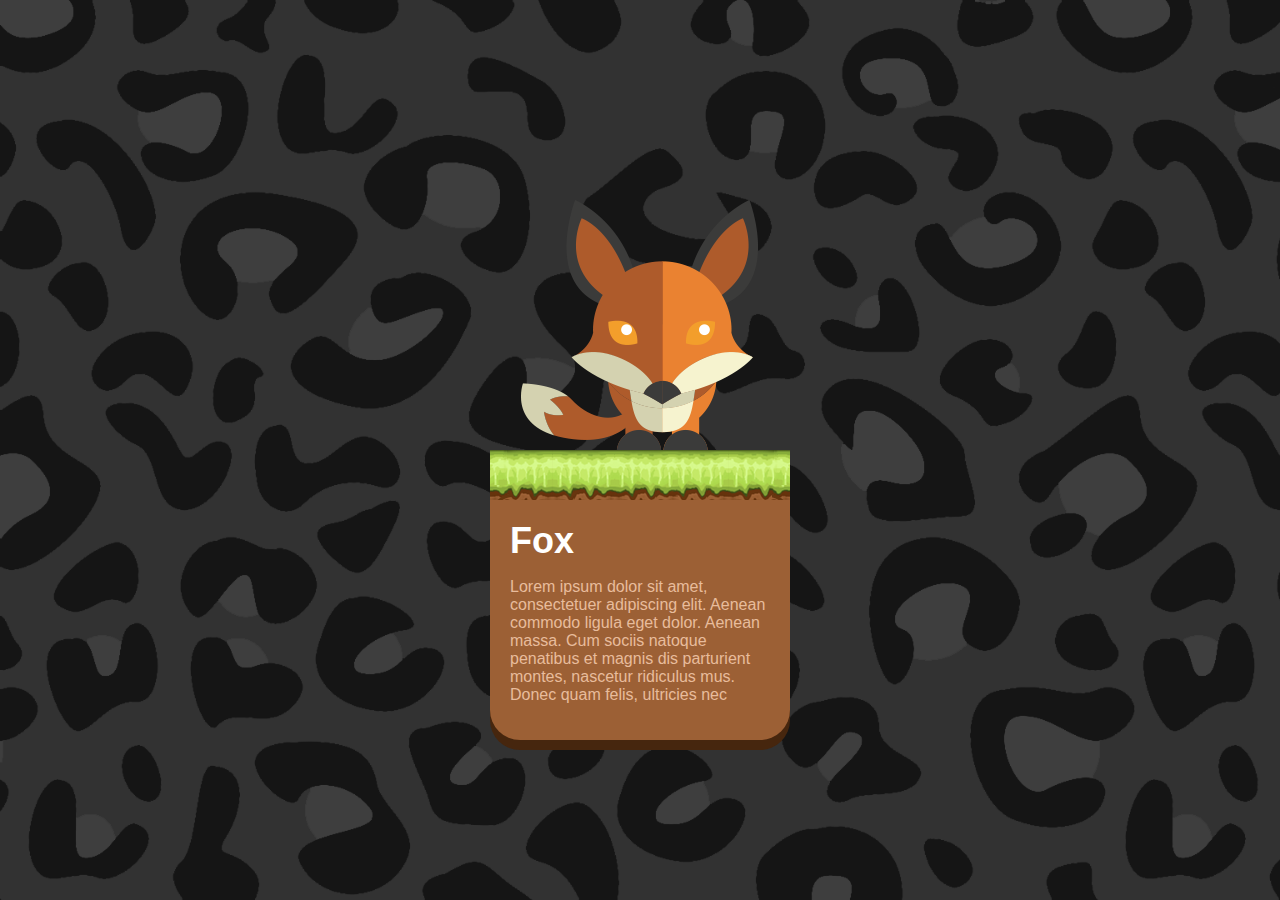
<file: 1week/fox/index.html>
<!DOCTYPE html>
<html>
   <head>
      <meta charset="UTF-8">
      <title>Forest Zoo</title>
      <link rel="stylesheet" href="style.css">
   </head>
   <body>
		<div class="wrapper">
         <div class="container">
            <img class="fox" src="./images/animal07.png" alt="fox">
            <div class="ground">
               <img class="ground-over" src="./images/green.png" alt="grass">
               <div class="ground-under">
                  <h1>Fox</h1>
                  <p>Lorem ipsum dolor sit amet, consectetuer adipiscing elit. Aenean commodo ligula eget dolor. Aenean massa. Cum sociis natoque penatibus et magnis dis parturient montes, nascetur ridiculus mus. Donec quam felis, ultricies nec</p>
               </div>
            </div>
         </div>
      </div>
	</body>
</html>
</file>
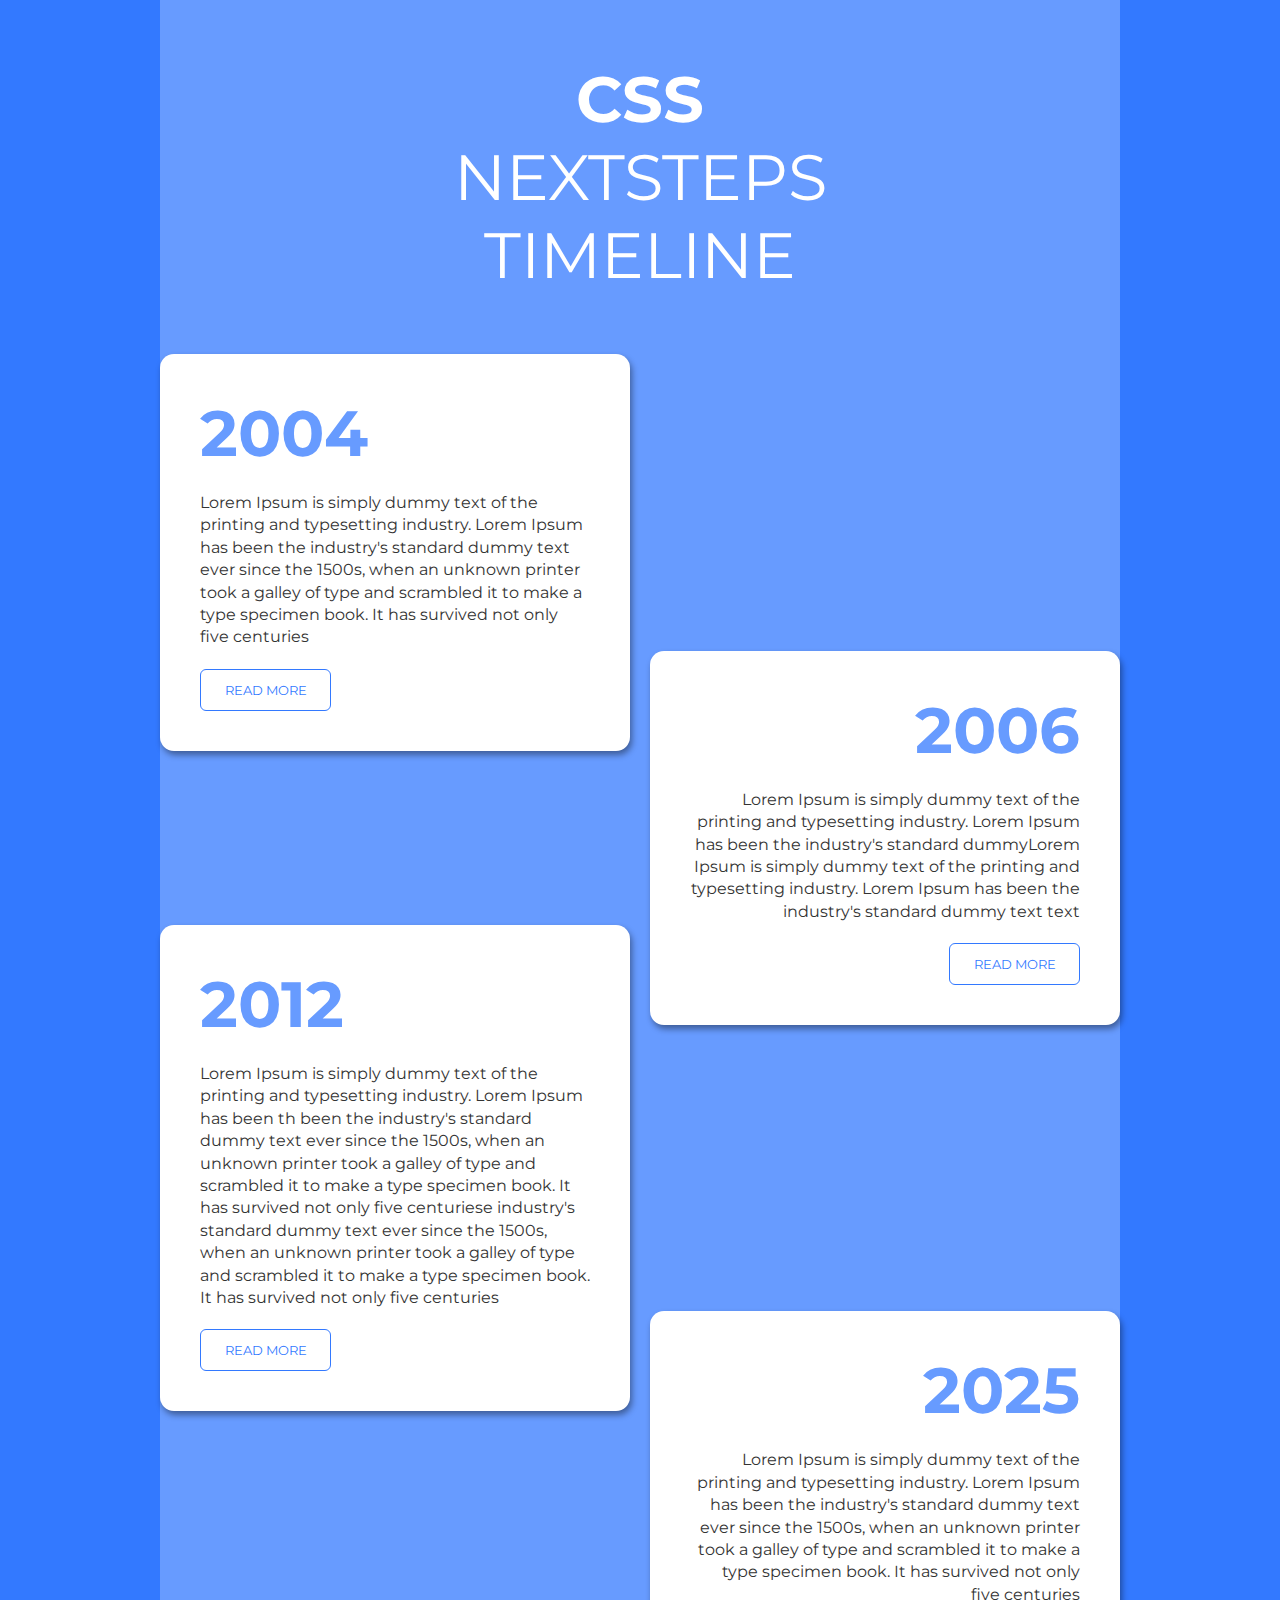
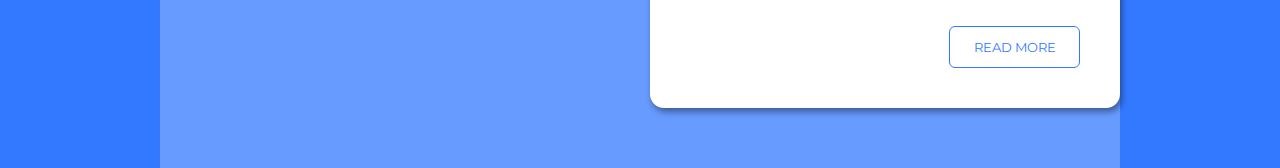
<file: 1week/timeline/index.html>
<!DOCTYPE html>
<html>
	<head>
		<link rel="preconnect" href="https://fonts.googleapis.com">
		<link rel="preconnect" href="https://fonts.gstatic.com" crossorigin>
		<link href="https://fonts.googleapis.com/css2?family=Montserrat:wght@300;400;500;600;700;800;900&display=swap" rel="stylesheet">
		<link rel="stylesheet" href="style.css">
	</head>
	<body>

		<div class="container">
			<div class="title">
				<p><bold>CSS</bold></p>
				<p>NEXTSTEPS</p>
				<p>TIMELINE</p>
			</div>
			<div class="timeline">
				<div class="timeline-item-wrapper">
					<div class="timeline-item">
						<span>2004</span>
						<p>Lorem Ipsum is simply dummy text of the printing and typesetting industry. Lorem Ipsum has been the industry's standard dummy text ever since the 1500s, when an unknown printer took a galley of type and scrambled it to make a type specimen book. It has survived not only five centuries</p>
						<button>READ MORE</button>
					</div>
				</div>
				<div class="timeline-item-wrapper">
						<div class="timeline-item">
						<span>2006</span>
						<p>Lorem Ipsum is simply dummy text of the printing and typesetting industry. Lorem Ipsum has been the industry's standard dummyLorem Ipsum is simply dummy text of the printing and typesetting industry. Lorem Ipsum has been the industry's standard dummy text  text </p>
						<button>READ MORE</button>
					</div>
				</div>
				<div class="timeline-item-wrapper">
					<div class="timeline-item">
						<span>2012</span>
						<p>Lorem Ipsum is simply dummy text of the printing and typesetting industry. Lorem Ipsum has been th been the industry's standard dummy text ever since the 1500s, when an unknown printer took a galley of type and scrambled it to make a type specimen book. It has survived not only five centuriese industry's standard dummy text ever since the 1500s, when an unknown printer took a galley of type and scrambled it to make a type specimen book. It has survived not only five centuries</p>
						<button>READ MORE</button>
					</div>
				</div>
				<div class="timeline-item-wrapper">
					<div class="timeline-item">
						<span>2025</span>
						<p>Lorem Ipsum is simply dummy text of the printing and typesetting industry. Lorem Ipsum has been the industry's standard dummy text ever since the 1500s, when an unknown printer took a galley of type and scrambled it to make a type specimen book. It has survived not only five centuries</p>
						<button>READ MORE</button>
					</div>
				</div>
			</div>
		</div>
	</body>
</html>
</file>
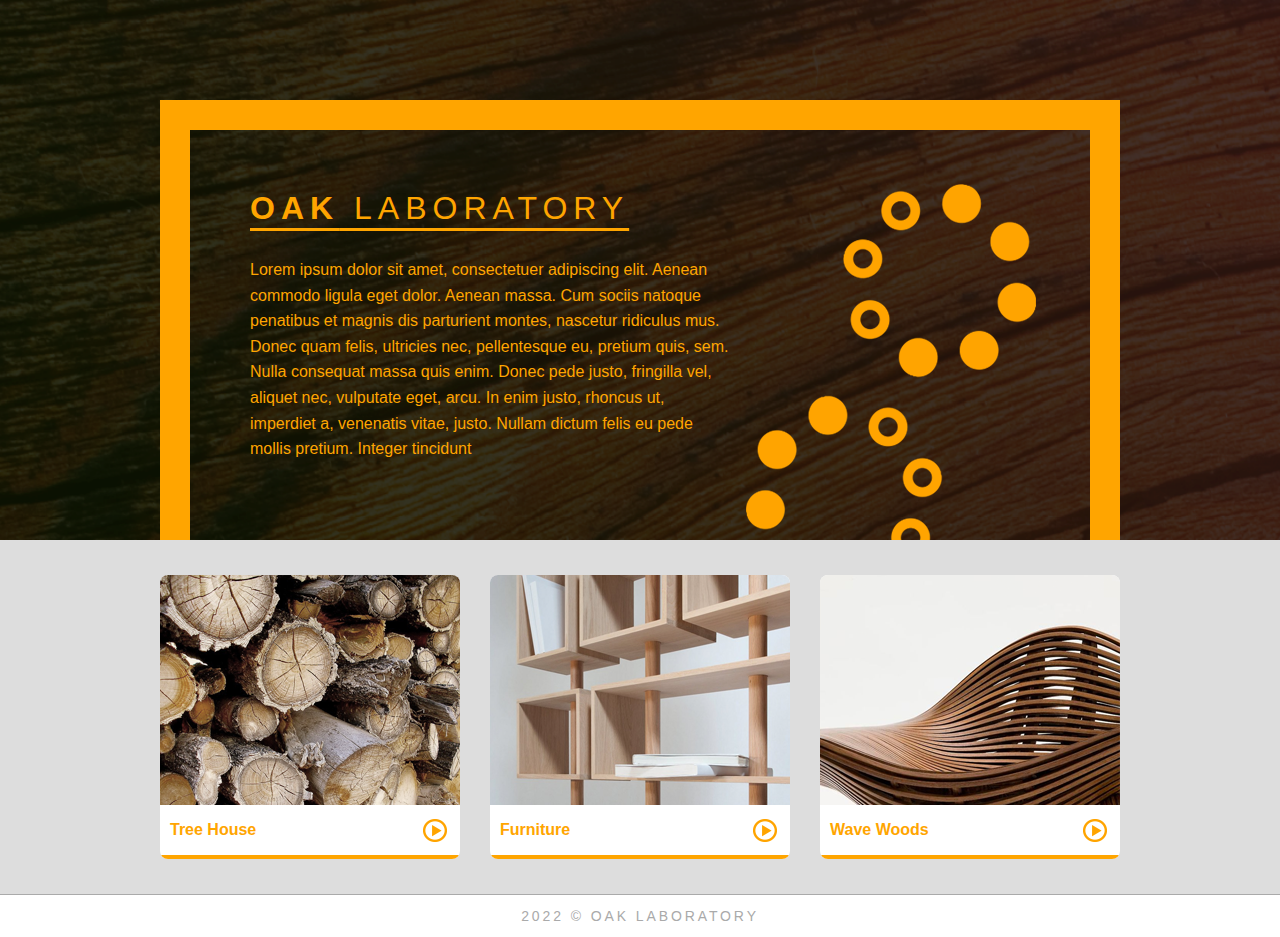
<file: 2week/wood/index.html>
<!DOCTYPE html>
<html>
    <head>
        <meta charset="utf-8">
        <title>WOOD</title>
        <link rel="stylesheet" href="style.css">
    </head>
    <body>
        <div class="header">
            <div class="header-contents">
                <div class="header-contents-left">
                    <p class="header-contents-title">
                        <strong>OAK</strong>
                        <span>LABORATORY</span>
                    </p>
                    <p class="header-contents-body">Lorem ipsum dolor sit amet, consectetuer adipiscing elit. Aenean commodo ligula eget dolor. Aenean massa. Cum sociis natoque penatibus et magnis dis parturient montes, nascetur ridiculus mus. Donec quam felis, ultricies nec, pellentesque eu, pretium quis, sem. Nulla consequat massa quis enim. Donec pede justo, fringilla vel, aliquet nec, vulputate eget, arcu. In enim justo, rhoncus ut, imperdiet a, venenatis vitae, justo. Nullam dictum felis eu pede mollis pretium. Integer tincidunt</p>
                </div>
                <div class="header-contents-right">
                    <img src="images/container-bg.png" alt="header-img">
                </div>
            </div>
        </div>
        <div class="contents">
            <div class="card">
                <img src="images/type-a.png" alt="Tree House">
                <div class="card-info">
                    <span>Tree House</span>
                    <img src="images/play.png" alt="play">
                </div>
            </div>
            <div class="card">
                <img src="images/type-b.png" alt="Furniture">
                <div class="card-info">
                    <span>Furniture</span>
                    <img src="images/play.png" alt="play">
                </div>
            </div>
            <div class="card">
                <img src="images/type-c.png" alt="Wave Woods">
                <div class="card-info">
                    <span>Wave Woods</span>
                    <img src="images/play.png" alt="play">
                </div>
            </div>
        </div>
        <div class="footer">
            <p>2022 © OAK LABORATORY</p>
        </div>
    </body>
</html>
</file>
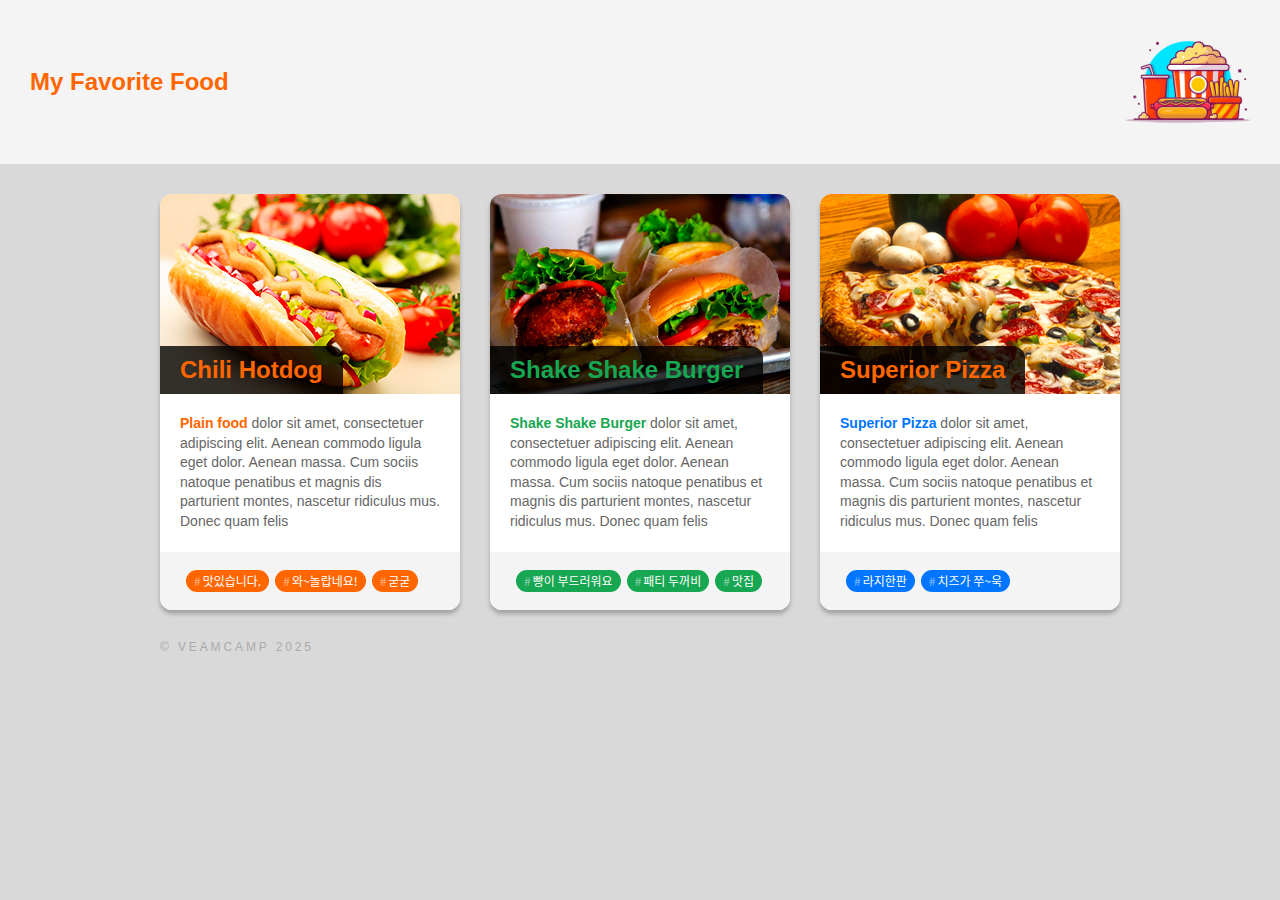
<file: 3week/favorite-food/index.html>
<!DOCTYPE html>
<html>
    <head>
        <title>Favorite Foods</title>
        <link rel="stylesheet" href="style.css">
        <meta name="viewport" content="width=device-width, initial-scale=1.0" />
    </head>
    <body>
        <div class="wrapper">
            <div class="header">
                <div class="container">
                    <h1 class="title">My Favorite Food</h1>
                    <div class="image">
                        <img src="images/icon.png" alt="icon" class="icon" />
                    </div>
                </div>
            </div>
            <div class="content">
                <div class="container">
                    <div class="food">
                        <section class="top">
                            <img src="images/pic01.png" />
                            <h2 class="name bold orange">Chili Hotdog</h2>
                        </section>
                        <section class="middle">
                            <span class="bold orange">Plain food </span><span class="description">dolor sit amet, consectetuer adipiscing elit. Aenean commodo ligula eget dolor. Aenean massa. Cum sociis natoque penatibus et magnis dis parturient montes, nascetur ridiculus mus. Donec quam felis</span>
                        </section>
                        <section class="bottom bg-orange">
                            <span class="tag">맛있습니다.</span>
                            <span class="tag">와~놀랍네요!</span>
                            <span class="tag">굳굳</span>
                        </section>
                    </div>
                    <div class="food">
                        <section class="top">
                            <img src="images/pic02.png" />
                            <h2 class="name bold green">Shake Shake Burger</h2>
                        </section>
                        <section class="middle">
                            <span class="bold green">Shake Shake Burger </span><span class="description">dolor sit amet, consectetuer adipiscing elit. Aenean commodo ligula eget dolor. Aenean massa. Cum sociis natoque penatibus et magnis dis parturient montes, nascetur ridiculus mus. Donec quam felis</span>
                        </section>
                        <section class="bottom bg-green">
                            <span class="tag">빵이 부드러워요</span>
                            <span class="tag">패티 두꺼비</span>
                            <span class="tag">맛집</span>
                        </section>
                    </div>
                    <div class="food">
                        <section class="top">
                            <img src="images/pic03.png" />
                            <h2 class="name bold orange">Superior Pizza</h2>
                        </section>
                        <section class="middle">
                            <span class="bold blue">Superior Pizza </span><span class="description">dolor sit amet, consectetuer adipiscing elit. Aenean commodo ligula eget dolor. Aenean massa. Cum sociis natoque penatibus et magnis dis parturient montes, nascetur ridiculus mus. Donec quam felis</span>
                        </section>
                        <section class="bottom bg-blue">
                            <span class="tag">라지한판</span>
                            <span class="tag">치즈가 쭈~욱</span>
                        </section>
                    </div>
                </div>
            </div>
            <div class="footer">
                <div class="container">
                    <p>© VEAMCAMP 2025</p>
                </div>
            </div>
        </div>
    </body>
</html>
</file>
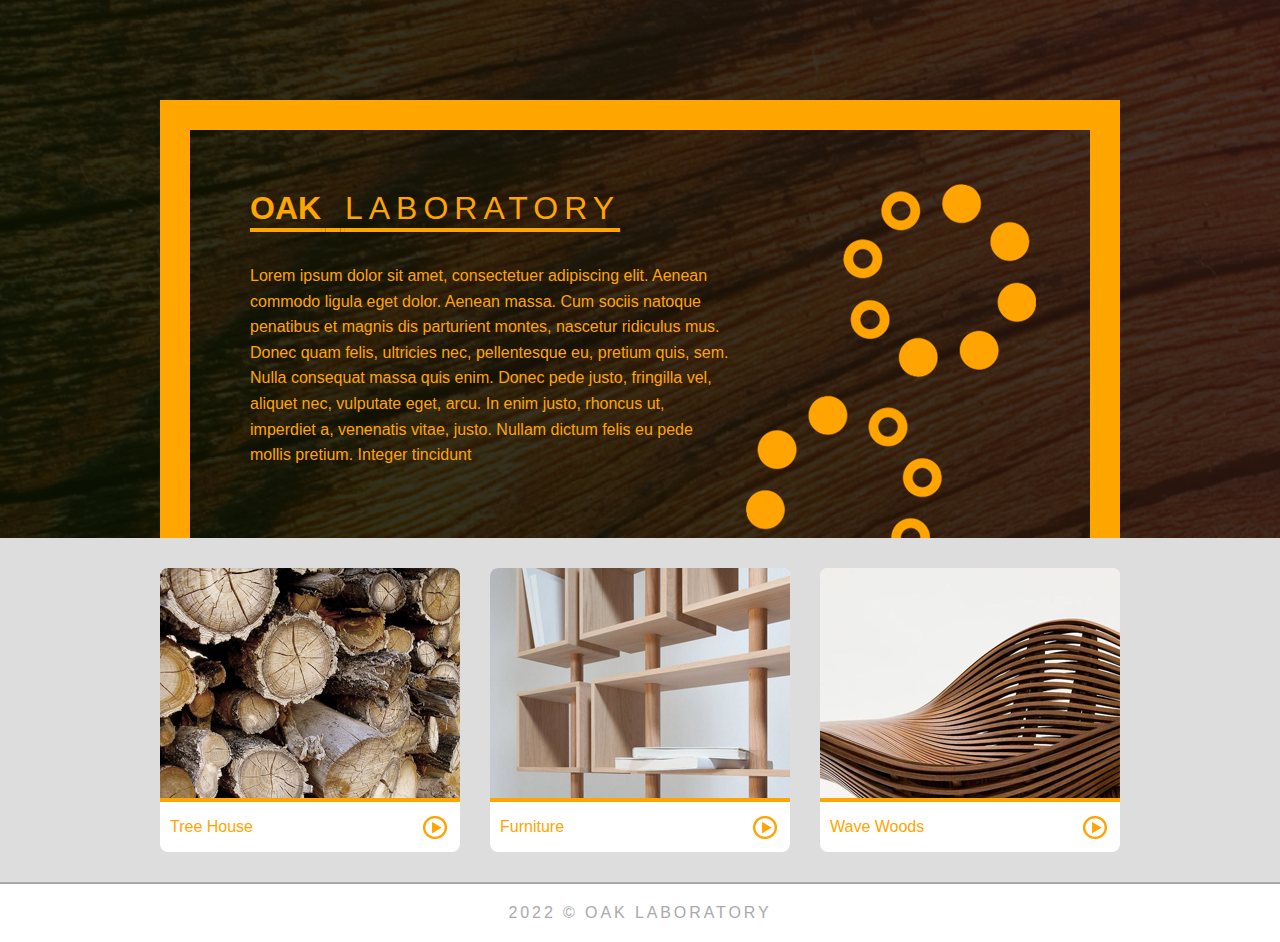
<file: 3week/wood-new/index.html>
<!DOCTYPE html>
<html>
    <head>
        <meta charset="utf-8">
        <title>WOOD</title>
        <link rel="stylesheet" href="style.css">
    </head>
    <body>
        <div class="container">
            <div class="header wood-background">
                <div class="header-inner">
                    <div class="header-left">
                        <div class="header-left-title">
                            <strong>OAK</strong>
                            <span>&nbsp;</span>
                            <span>LABORATORY</span>
                        </div>
                        <p class="header-left-contents">Lorem ipsum dolor sit amet, consectetuer adipiscing elit. Aenean commodo ligula eget dolor. Aenean massa. Cum sociis natoque penatibus et magnis dis parturient montes, nascetur ridiculus mus. Donec quam felis, ultricies nec, pellentesque eu, pretium quis, sem. Nulla consequat massa quis enim. Donec pede justo, fringilla vel, aliquet nec, vulputate eget, arcu. In enim justo, rhoncus ut, imperdiet a, venenatis vitae, justo. Nullam dictum felis eu pede mollis pretium. Integer tincidunt</p>
                    </div>
                    <div class="header-right">
                        <img src="images/container-bg.png" alt="header-img">
                    </div>
                </div>
            </div>
            <div class="contents">
                <div class="card">
                    <div class="card-poster">
                        <img src="images/type-a.png" alt="Tree House">
                    </div>
                    <div class="card-title">
                        <span>Tree House</span>
                        <img src="images/play.png" alt="play">
                    </div>
                </div>

                <div class="card">
                    <div class="card-poster">
                        <img src="images/type-b.png" alt="Furniture">
                    </div>
                    <div class="card-title">
                        <span>Furniture</span>
                        <img src="images/play.png" alt="play">
                    </div>
                </div>

                <div class="card">
                    <div class="card-poster">
                        <img src="images/type-c.png" alt="Wave Woods">
                    </div>
                    <div class="card-title">
                        <span>Wave Woods</span>
                        <img src="images/play.png" alt="play">
                    </div>
                </div>
            </div>
            <div class="footer">
                <p>2022 © OAK LABORATORY</p>
            </div>
        </div>
    </body>
</html>
</file>
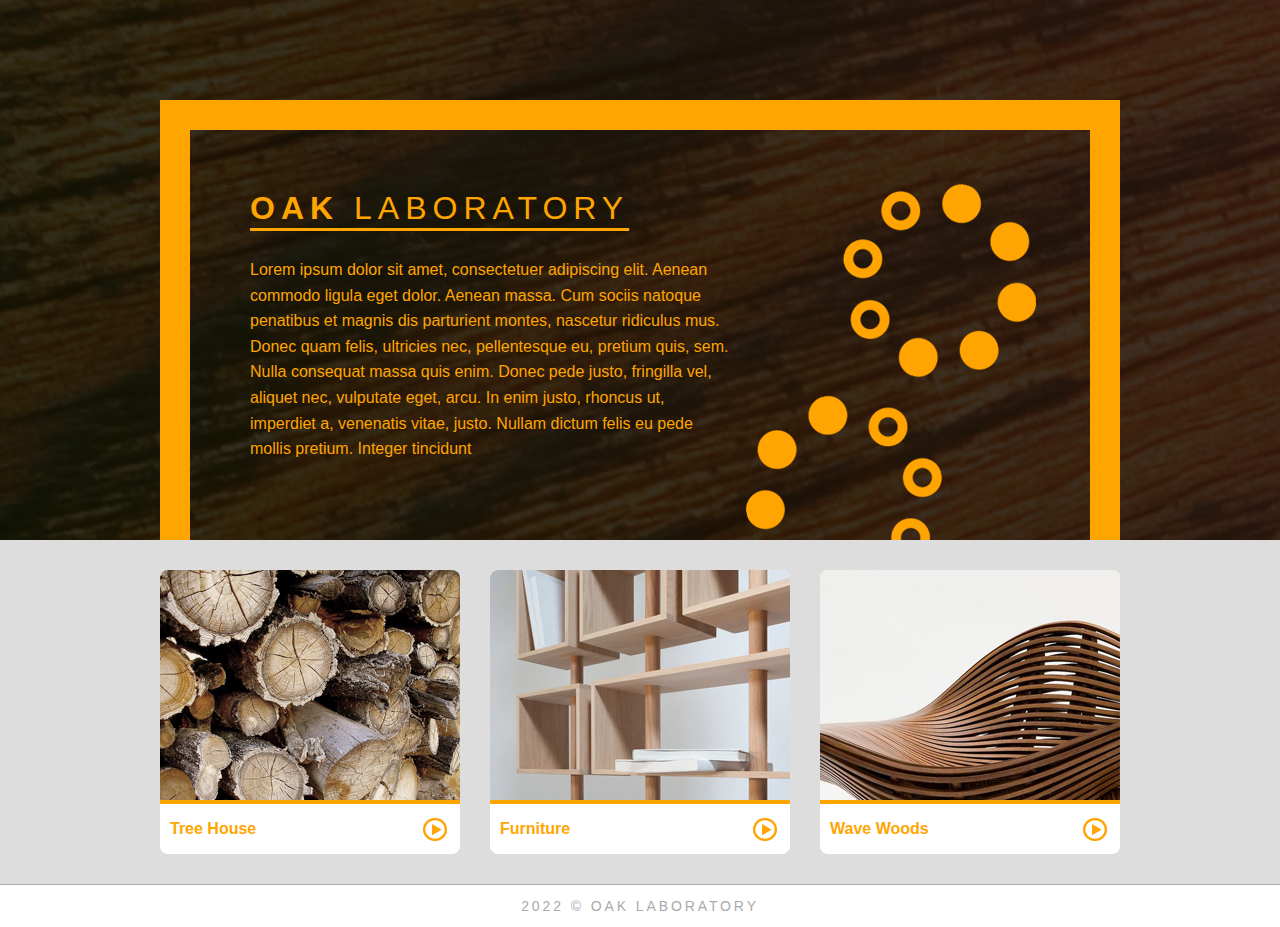
<file: 3week/wood/index.html>
<!DOCTYPE html>
<html>
    <head>
        <meta charset="utf-8">
        <title>WOOD</title>
        <link rel="stylesheet" href="style.css">
    </head>
    <body>
        <div class="wrapper">
            <div class="container">
                <div class="header">
                    <div class="header-contents">
                        <div class="header-contents-left">
                            <p class="header-contents-title">
                                <strong>OAK</strong>
                                <span>LABORATORY</span>
                            </p>
                            <p class="header-contents-body">Lorem ipsum dolor sit amet, consectetuer adipiscing elit. Aenean commodo ligula eget dolor. Aenean massa. Cum sociis natoque penatibus et magnis dis parturient montes, nascetur ridiculus mus. Donec quam felis, ultricies nec, pellentesque eu, pretium quis, sem. Nulla consequat massa quis enim. Donec pede justo, fringilla vel, aliquet nec, vulputate eget, arcu. In enim justo, rhoncus ut, imperdiet a, venenatis vitae, justo. Nullam dictum felis eu pede mollis pretium. Integer tincidunt</p>
                        </div>
                        <div class="header-contents-right">
                            <img src="images/container-bg.png" alt="header-img">
                        </div>
                    </div>
                </div>
                <div class="contents">
                    <div class="card">
                        <img src="images/type-a.png" alt="Tree House">
                        <div class="card-info">
                            <span class="title">Tree House</span>
                            <img class="play" src="images/play.png" alt="play">
                        </div>
                    </div>
                    <div class="card">
                        <img src="images/type-b.png" alt="Furniture">
                        <div class="card-info">
                            <span class="title">Furniture</span>
                            <img class="play" src="images/play.png" alt="play">
                        </div>
                    </div>
                    <div class="card">
                        <img src="images/type-c.png" alt="Wave Woods">
                        <div class="card-info">
                            <span class="title">Wave Woods</span>
                            <img class="play" src="images/play.png" alt="play">
                        </div>
                    </div>
                </div>
                <div class="footer">
                    <p>2022 © OAK LABORATORY</p>
                </div>
            </div>
        </div>
    </body>
</html>
</file>
<file: 1week/fox/style.css>
body, h1 {
    margin: 0;
    padding: 0;
}

body {
    background-image: url(./images/bg.png);
    background-size: cover;
    font-family: Arial;
}

img {
    vertical-align: top;
}

.wrapper {
    display: flex;
    min-height: 100vh;
}

.container {
    display: flex;
    flex-direction: column;
    justify-content: center;
    width: 300px;
    margin: 0 auto;
}

img.ground-over {
    width: 100%;
    height: 50px;
}

img.fox {
    width: 300px;
}

.ground {
    padding: 0 0 10px 0;
    background-color: #46260E;
    border-radius: 0 0 30px 30px;
}

.ground-under {
    padding: 20px;
    background-color: #9C6035;
    border-radius: 0 0 30px 30px;
}

.ground-under h1 {
    font-size: 36px;
    font-weight: bold;
    color: #fff;
    overflow-wrap: break-word;
}

.ground-under p {
    font-size: 16px;
    color: #E8BC9C;
}
</file>
<file: 1week/timeline/style.css>
:root {
    --primary-color: #3379FF;
    --secondary-color: #679BFF;
    background-color: var(--primary-color);
    font-family: 'Montserrat', sans-serif;
}

* {
    margin: 0;
    padding: 0;
    font-family: 'Montserrat', sans-serif;
}

bold {
    font-weight: bold;
}

.container {
    width: 960px;
    min-height: 100vh;
    margin: 0 auto;
    background-color: var(--secondary-color);
}

.title {
    padding: 60px 0;
    font-size: 64px;
    color: #ffffff;
    text-align: center;
}

.timeline {
    padding-bottom: 60px;
}

.timeline-item {
    box-shadow: 2px 4px 6px rgba(0, 0, 0, 0.4);
    box-sizing: border-box;
    margin-bottom: -100px;
    padding: 40px;
    background-color: white;
    border-radius: 14px;
}

.timeline-item-wrapper:last-child .timeline-item {
    margin-bottom: 0;
}

.timeline-item-wrapper:nth-child(2n - 1) {
    margin-right: 50%;
    text-align: left;
}

.timeline-item-wrapper:nth-child(2n - 1) .timeline-item {
    margin-right: 10px;
}

.timeline-item-wrapper:nth-child(2n) {
    margin-left: 50%;
    text-align: right;
}

.timeline-item-wrapper:nth-child(2n) .timeline-item {
    margin-left: 10px;
}

.timeline-item span {
    font-size: 64px;
    font-weight: bold;
    color: var(--secondary-color);
}

.timeline-item p {
    margin-top: 20px;
    line-height: 1.4;
    color: #333333;
}

.timeline-item button {
    width: 131px;
    height: 42px;
    margin-top: 20px;
    background-color: white;
    cursor: pointer;
    border: 1px solid var(--primary-color);
    border-radius: 6px;
    color: var(--primary-color);
}
</file>
<file: 2week/wood/style.css>
html, body, p, span {
    margin: 0;
    padding: 0;
}

body {
    width: 100%;
    font-family: Arial;
    color: #FFA500;
}

.header {
    position: relative;
    box-sizing: border-box;
    width: 100%;
    padding: 100px 0 0 0;
    background: url('images/header-bg.png') no-repeat center center/cover;
    text-align: center;
}

.header-contents {
    display: flex;
    justify-content: space-between;
    align-items: center;
    gap: 8px;
    overflow: hidden;
    box-sizing: border-box;
    max-width: 960px;
    margin: 0 auto;
    padding: 54px;
    border-top: 30px solid orange;
    border-right: 30px solid orange;
    border-left: 30px solid orange;
}

.header-contents-left {
    /* 질문: header-title 가 엄청 길어져도 overflow: hidden 으로 막을 수가 있는데, 왜 막아지는 건지 모르겠네요 ㅠㅠ */
    overflow: hidden;
    margin: 0 auto auto auto;
    padding: 6px;
    text-align: left;
}

.header-contents-title {
    text-decoration-thickness: 4px;
    text-decoration-color: #FFA500;
    text-underline-offset: 9px;
    overflow-wrap: break-word;
    font-size: 32px;
    text-decoration: underline;
    letter-spacing: 6px;
    word-break: keep-all;
}

.header-contents-body {
    margin-top: 30px;
    line-height: 160%;
}

.header-contents-right {
    margin-bottom: -110px;
}

.contents {
    display: flex;
    flex-wrap: wrap;
    justify-content: center;
    padding: 20px;
    background: #ddd;
}

.card {
    max-width: 500px;
    overflow: hidden;
    margin: 15px;
    transition: transform 0.3s ease-in-out;
    background: #fff;
    cursor: pointer;
    border-radius: 8px;
    text-align: center;
}

.card:hover {
    transform: scale(1.1);
}

.card > img {
    width: 100%;
    aspect-ratio: 30/23;
    vertical-align: top;
}

.card-info {
    border-bottom: 4px solid;
    display: flex;
    justify-content: space-between;
    align-items: center;
}

.card-info > span {
    padding-left: 10px;
    font-weight: bold;
}

.footer {
    padding: 10px;
    background: white;
    border-top: 1px solid #AAAAAA;
    color: #AAAAAA;
    text-align: center;
}

.footer p {
    font-size: 14px;
    line-height: 1.6;
    letter-spacing: 2.9px;
}
</file>
<file: 3week/favorite-food/style.css>
body, h1, h2, p {
    margin: 0;
    padding: 0;
}

body {
    font-family: 'Arial';
}

.header {
    display: flex;
    justify-content: center;
    background-color: #F4F4F4;
}

.wrapper {
    min-height: 100vh;
    background-color: #D9D9D9;
}

.container {
    max-width: 960px;
    margin: 0 auto;
    padding: 0 30px;
}

.header .container {
    display: flex;
    justify-content: space-between;
    align-items: center;
    /* 
        .container 에 width: 960px 를 주면 화면을 반응적이지 않게 된다.
        그래서 .container에는 max-width: 960px 를 주어 반응형 화면을 유지할 수 있도록 하고
        .header 에 min-width: 100% 를 주어 너비를 보장하고 padding 을 줘 간격을 맞춘다.
    */
    min-width: 100%;
    box-sizing: border-box;
    margin: 30px 0;
}

.header .title {
    font-size: 24px;
    font-weight: 700;
    line-height: 2;
    color: #FF6600;
}

.header .image {
    flex-basis: 124px;
}

.header .image img {
    width: 100%;
}

.content {
    background-color: #D9D9D9;
}

.content .container {
    display: flex;
    flex-wrap: wrap;
    justify-content: space-between;
    gap: 30px;
    padding-top: 30px;
}

.content .food {
    box-shadow: 0px 4px 4px rgba(0, 0, 0, 0.25);
    /* .description 요소가 커져도 UI가 일관성을 갖기 위해 flex를 사용 */
    display: flex;
    flex-direction: column;
    flex-grow: 1;
    flex-basis: 255px;
    /* border-radius 유지용 */
    overflow: hidden; 
    max-width: 300px;
    background-color: #FFFFFF;
    border-radius: 12px;
}

/* 마지막요소가 grid 처럼 동작하게 하기 위해 처리 */
.content .food:last-child {
    flex-grow: 0;
    flex-basis: calc(50vw - (90px / 2));
}

.content .food img {
    width: 100%;
    vertical-align: top;
}

.content .food .top {
    position: relative;
}

.content .food .top .name {
    position: absolute;
    bottom: 0;
    left: 0;
    padding: 10px 20px;
    background: rgba(0, 0, 0, 0.8);
    border-radius: 0px 12px 0px 0px;

    /* 말 줄임표 */
    overflow: hidden;
    box-sizing: border-box;
    max-width: calc(100% - 26px);
    text-overflow: ellipsis;
    white-space: nowrap;
}

.bold {
    font-weight: 700;
}

.bg-orange .tag {
    background-color: #FF6600;
}

.bg-green .tag {
    background-color: #17A651;
}

.bg-blue .tag {
    background-color: #0075FF;
}

.orange {
    color: #FF6600;
}

.green {
    color: #17A651;
}

.blue {
    color: #0075FF;
}

.content .food .middle {
    /* description 요소가 커져도 UI가 일관성을 갖기 위해 flex-grow 1 적용 */
    flex-grow: 1;
    padding: 20px;
    font-size: 14px;
    line-height: 1.4;
}

.content .food .middle .description {
    color: #666666;
}

.content .food .bottom {
    display: flex;
    flex-wrap: wrap;
    gap: 6px;
    padding: 18px 26px;
    background: #F4F4F4;
}

.content .food .bottom .tag {
    padding: 0 8px;
    border-radius: 12px;
    font-size: 12px;
    font-family: 'Noto Sans CJK KR';
    font-weight: 500;
    line-height: 22px;
    color: #FFFFFF;

    /* 말줄임표 */
    overflow: hidden;
    text-overflow: ellipsis;
    word-break: keep-all;
    white-space: nowrap;
}

.content .food .bottom .tag::before {
    content: '#';
    margin-right: 2px;
    color: rgba(255, 255, 255, 0.5);
}

.footer {
    padding: 30px 0;
    font-size: 12px;
    font-weight: 400;
    line-height: 14px;
    color: #AAAAAA;
    letter-spacing: 0.24em;
}

@media (max-width: 600px) {
    .header .container {
        flex-wrap: wrap-reverse;
        flex-basis: 200px;
        height: auto;
    }

    .header .container .title,
    .header .container .image,
    .content .food {
        margin: 0 auto;
    }

    .content .food:last-child {
        flex-grow: 1;
    }
    
    .footer .container p {
        text-align: center;
    }
}
</file>
<file: 3week/wood/style.css>
html, body, p, span {
    margin: 0;
    padding: 0;
}

:root {
    --backgorund-color: #ddd;
    --gray-color: #AAAAAA;
}

body {
    font-family: Arial;
    color: orange;
}

.wrapper {
    width: 100vw;
    background: url('images/header-bg.png') no-repeat center center/cover;
}

.container {
    width: 960px;
    display: flex;
    flex-direction: column;
    align-items: stretch;
    margin: 0 auto;
}

.header {
    position: relative;
    box-sizing: border-box;
    padding: 100px 0 0 0;
    text-align: center;
}

.header-contents {
    display: flex;
    align-items: center;
    gap: 8px;
    overflow: hidden;
    box-sizing: border-box;
    margin: 0 auto;
    padding: 54px;
    border-top: 30px solid orange;
    border-right: 30px solid orange;
    border-left: 30px solid orange;
}

.header-contents-left {
    flex-grow: 1;
    flex-basis: 0;
    min-width: 0;
    margin: 0 auto auto auto;
    padding: 6px;
    text-align: left;
}

.header-contents-title {
    text-decoration-thickness: 4px;
    text-decoration-color: orange;
    text-underline-offset: 9px;
    overflow-wrap: break-word;
    font-size: 32px;
    text-decoration: underline;
    letter-spacing: 6px;
    word-break: keep-all;
}

.header-contents-body {
    margin-top: 30px;
    line-height: 160%;
}

.header-contents-right {
    flex-shrink: 0;
    flex-basis: 290px;
    margin-bottom: -110px;
}

.contents {
    display: flex;
    flex-wrap: wrap;
    justify-content: flex-start;
    gap: 30px;
    position: relative;
    z-index: 0;
    box-sizing: border-box;
    padding: 30px 0;
    background: var(--backgorund-color);
}

.contents::after {
    content: '';
    position: absolute;
    z-index: -1;
    top: 0;
    left: 50%;
    transform: translateX(-50vw);
    width: 100vw;
    height: 100%;
    background: var(--backgorund-color);
    border-bottom: 1px solid var(--gray-color);
}

.card {
    overflow: hidden;
    width: 300px;
    transition: transform 0.3s ease-in-out;
    background: white;
    cursor: pointer;
    border-radius: 8px;
    text-align: center;
}

.card:hover {
    transform: scale(1.1);
}

.card > img {
    aspect-ratio: 30/23;
    width: 100%;
    vertical-align: top;
}

.card-info {
    display: flex;
    align-items: center;
    border-top: 4px solid;
}

.card-info .title {
    overflow: hidden;
    padding-left: 10px;
    font-weight: bold;
    text-overflow: ellipsis;
    white-space: nowrap;
}

.card-info > .play {
    flex-grow: 0;
    flex-basis: 50px;
    margin-left: auto;
}

.footer {
    position: relative;
    z-index: 0;
    padding: 10px;
    background: white;
    border-top: 1px solid var(--gray-color);
    color: var(--gray-color);
    text-align: center;
}

.footer::after {
    content: '';
    position: absolute;
    z-index: -1;
    top: 0;
    left: 50%;
    transform: translateX(-50vw);
    width: 100vw;
    height: 100%;
    background: white;
}

.footer p {
    font-size: 14px;
    line-height: 1.6;
    letter-spacing: 2.9px;
}
</file>
<file: 3week/wood-new/style.css>
/* Global */
body {
    font-family: Arial;
    color: orange;
}

/* Reset */
body, p {
    margin: 0;
}

/* Layout */
.container {
    width: 960px;
    margin: 0 auto;
    max-width: 100%; /* 브라우저를 엄청 좁게 줄여도 문제 없도록 100% 설정 */
}

.header {
    /* 내부 컨텐츠는 상위 엘리먼트의 width 를 쓰되 배경은 전체를 쓰기 위해 마진과 패딩 적용 */
    margin: 0 calc(50% - 50vw);
    padding: 0 calc(50vw - 50%);
    padding-top: 100px;
}

.wood-background {
    background-image: url(images/header-bg.png);
    background-repeat: no-repeat;
    background-position: top;
    background-size: cover;
    overflow-wrap: break-word;
}

.header-inner {
    display: flex;
    gap: 14px;
    overflow: hidden;
    padding: 54px;
    padding-bottom: 0;
    border: solid 30px orange;
    border-bottom: 0;
}

.header-left {
    flex-grow: 1;
    flex-basis: 0;
    min-width: 0;
    padding: 6px 0 0 6px;
}

.header-left-title {
    text-decoration: underline;
    text-underline-offset: 9px;
    text-decoration-color: orange;
    text-decoration-thickness: 4px;
    margin-bottom: 36px;
}

.header-left-title > span {
    font-size: 32px;
    letter-spacing: 6px;
}

.header-left-title strong {
    font-size: 32px;
    font-weight: bold;
}

.header-left-contents {
    padding-bottom: 70px;
    line-height: 160%;
}

.header-right {
    flex-basis: 290px;
    min-width: 0;
    margin-bottom: -60px;
}

.contents {
    display: flex;
    flex-wrap: wrap;
    align-items: start; /* stretch 로 두면 카드의 이미지가 엄청 커질 때 다른 카드에 영향을 주기 때문에 start 로 설정 */
    gap: 30px;
    /* 내부 컨텐츠는 상위 엘리먼트의 width 를 쓰되 배경은 전체를 쓰기 위해 마진과 패딩 적용 */
    margin: 0 calc(50% - 50vw);
    padding: 30px calc(50vw - 50%);
    background-color: #ddd;
}

.contents .card {
    flex-grow: 1;
    flex-shrink: 0;
    /*
        NOTE
        최소 200px ~ 최대 300px 까지 맞춰서 자유롭게 늘어나고 줄어들면서 갯수가 넘치면 다음줄로 넘어감
        다만 마지막 줄의 카드의 경우, 앞의 줄과 너비가 달라지는 문제가 있는데, flex 로는 해결이 어렵고 grid 를 써여할 것 같음
    */
    flex-basis: 200px;
    overflow: hidden;
    max-width: 300px; /* 적당히 카드의 max-width 를 설정하여 container 의 width 가 커지거나 작아져도 반응형처럼 보이도록 설정 */
    background: white;
    border-radius: 8px;
    transition: transform 0.3s ease-in-out;
    cursor: pointer;
}

.contents .card:hover {
    transform: scale(1.1);
}

.contents .card-poster > img {
    aspect-ratio: 30/23;
    width: 100%;
    vertical-align: top;
}

.contents .card-title {
    display: flex;
    align-items: center;
    border-top: 4px solid orange;
}

.contents .card-title > span {
    flex-grow: 1;
    flex-basis: 0;
    padding-left: 10px;

    /* 말줄임표 덕분에 아래 내용이 필요없음. */
    /* min-width: 0; */
    overflow: hidden;
    text-overflow: ellipsis;
    white-space: nowrap;
}

.contents .card-title > img {
    flex-basis: 50px;
}

.footer {
    margin: 0 calc(50% - 50vw); /* 내부 컨텐츠는 상위 엘리먼트의 width 를 쓰되 배경은 전체를 쓰기 위해 마진과 패딩 적용 */
    padding: 20px calc(50vw - 50%);
    background-color: white;
    border-top: 2px solid #AAAAAA;
    color: #AAAAAA;
    text-align: center;
    letter-spacing: 2.9px;
}
</file>
